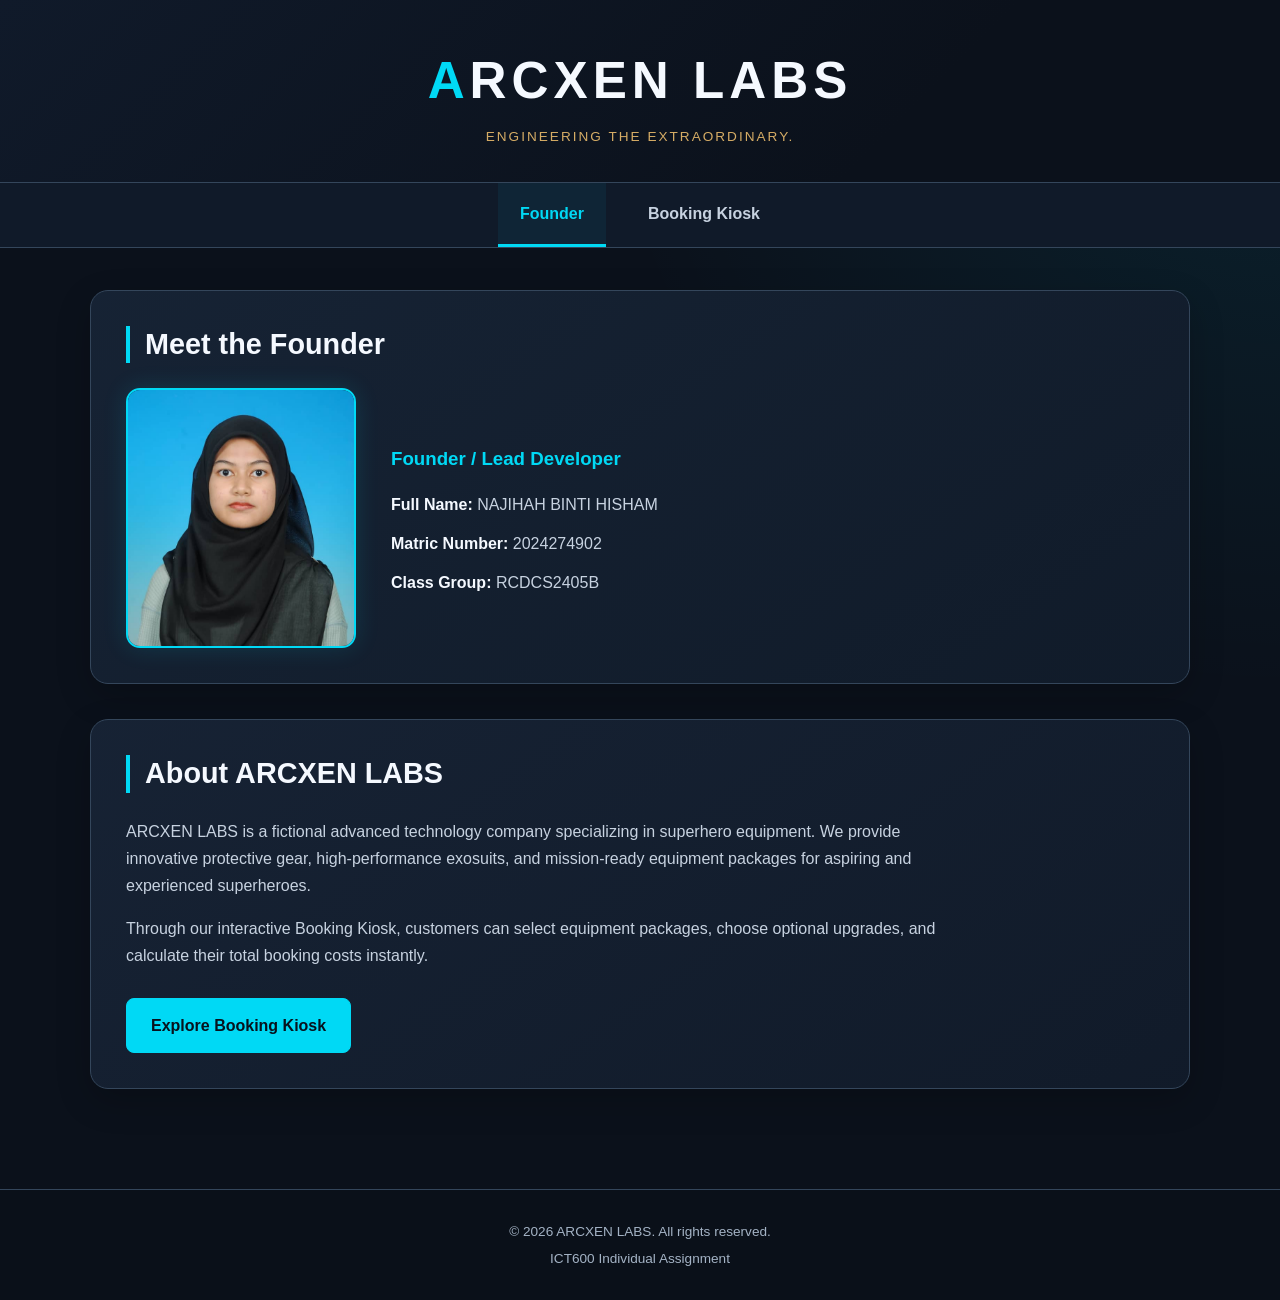
<file: index.html>
<!DOCTYPE html>
<html lang="en">

<head>
    <meta charset="UTF-8">
    <meta name="viewport" content="width=device-width, initial-scale=1.0">

    <title>ARCXEN LABS | Founder</title>

    <!-- External CSS -->
    <link rel="stylesheet" href="css/style.css">
</head>

<body>

    <!-- Header -->
    <header class="site-header">
        <div class="container">
            <h1>ARCXEN LABS</h1>
            <p>Engineering the Extraordinary.</p>
        </div>
    </header>

    <!-- Navigation -->
    <nav class="main-nav" aria-label="Main navigation">
        <div class="container">
            <a href="index.html" class="active" aria-current="page">
                Founder
            </a>
            <a href="kiosk.html">Booking Kiosk</a>
        </div>
    </nav>

    <!-- Main Content -->
    <main class="container">

        <!-- Founder Profile Section -->
        <section class="founder-section">
            <h2>Meet the Founder</h2>

            <div class="founder-profile">

                <img src="images/GAMBAR PASPORT.jpg" 
                alt="Portrait of the ARCXEN LABS founder" 
                class="founder-image">

                <div class="founder-details">
                    <h3>Founder / Lead Developer</h3>

                    <p><strong>Full Name:</strong>
                        NAJIHAH BINTI HISHAM
                    </p>

                    <p><strong>Matric Number:</strong>
                        2024274902
                    </p>

                    <p><strong>Class Group:</strong>
                        RCDCS2405B
                    </p>
                </div>

            </div>
        </section>

        <!-- Business Introduction -->
        <section class="about-section">
            <h2>About ARCXEN LABS</h2>

            <p>
                ARCXEN LABS is a fictional advanced technology
                company specializing in superhero equipment.
                We provide innovative protective gear,
                high-performance exosuits, and mission-ready
                equipment packages for aspiring and
                experienced superheroes.
            </p>

            <p>
                Through our interactive Booking Kiosk,
                customers can select equipment packages,
                choose optional upgrades, and calculate
                their total booking costs instantly.
            </p>

            <a href="kiosk.html" class="btn-primary">
                Explore Booking Kiosk
            </a>
        </section>

    </main>

    <!-- Footer -->
    <footer class="site-footer">
        <div class="container">
            <p>&copy; 2026 ARCXEN LABS. All rights reserved.</p>
            <p>ICT600 Individual Assignment</p>
        </div>
    </footer>

    <!-- External JavaScript -->
    <script src="js/script.js"></script>

</body>

</html>
</file>
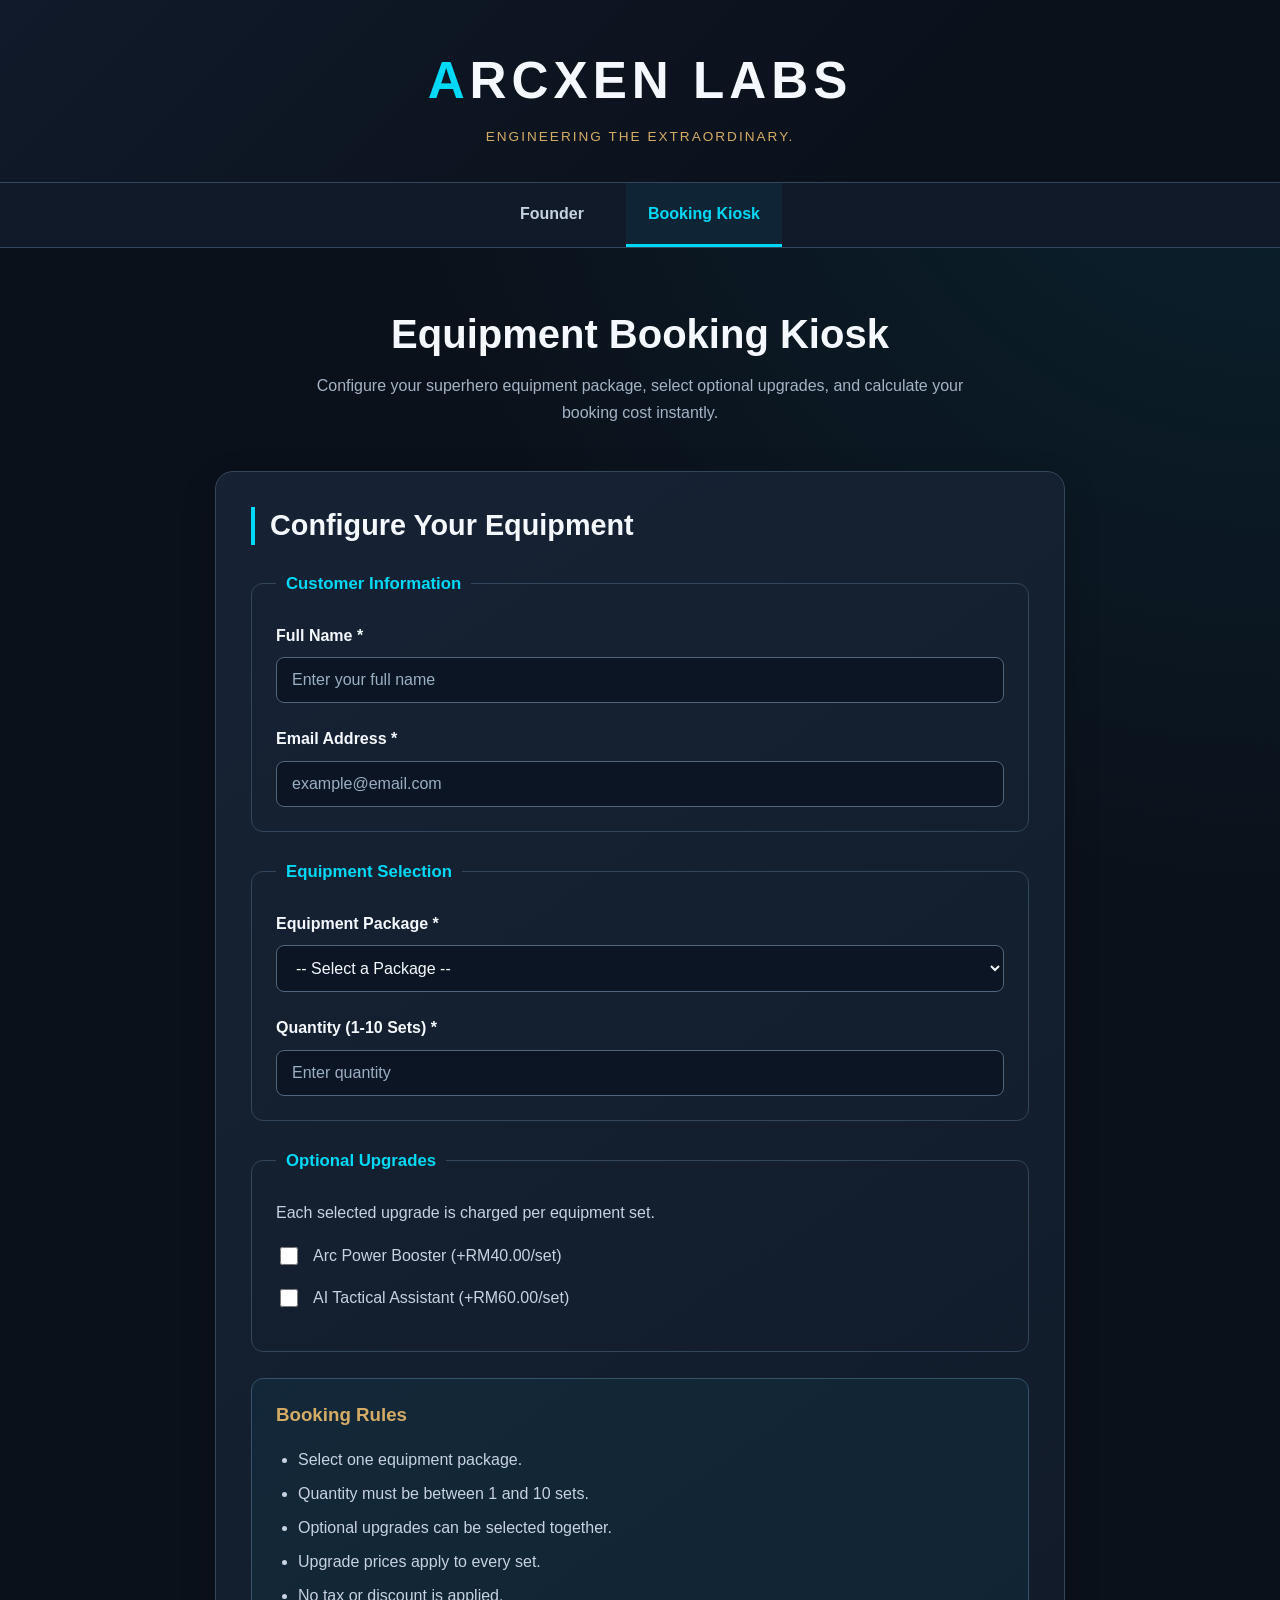
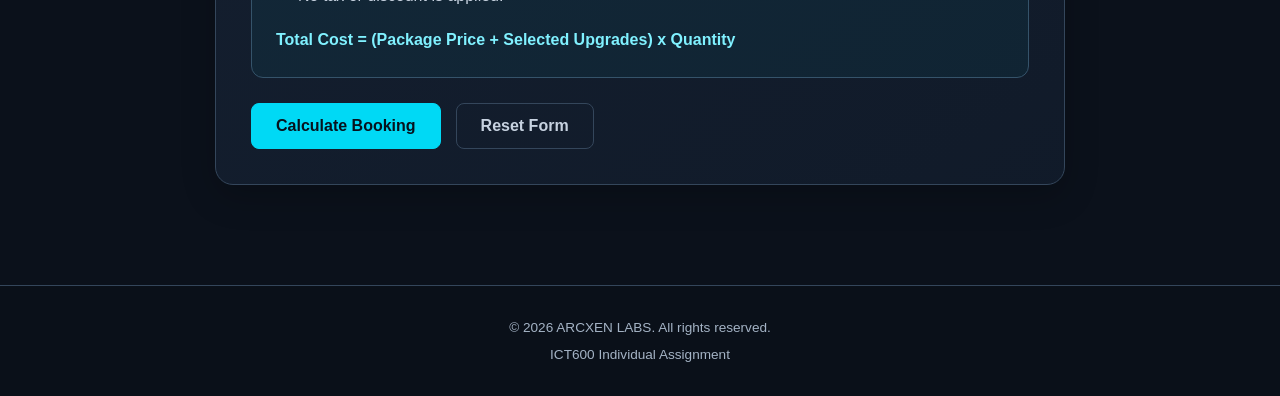
<file: kiosk.html>
<!DOCTYPE html>
<html lang="en">

<head>
    <meta charset="UTF-8">
    <meta name="viewport" content="width=device-width, initial-scale=1.0">

    <title>ARCXEN LABS | Booking Kiosk</title>

    <!-- External CSS -->
    <link rel="stylesheet" href="css/style.css">
</head>

<body>

    <!-- Header -->
    <header class="site-header">
        <div class="container">
            <h1>ARCXEN LABS</h1>
            <p>Engineering the Extraordinary.</p>
        </div>
    </header>

    <!-- Navigation -->
    <nav class="main-nav" aria-label="Main navigation">
        <div class="container">
            <a href="index.html">Founder</a>
            <a href="kiosk.html" class="active" aria-current="page">
                Booking Kiosk
            </a>
        </div>
    </nav>

    <!-- Main Content -->
    <main class="container">

        <!-- Kiosk Introduction -->
        <section class="kiosk-intro">
            <h2>Equipment Booking Kiosk</h2>

            <p>
                Configure your superhero equipment package,
                select optional upgrades, and calculate
                your booking cost instantly.
            </p>
        </section>

        <!-- Booking Form -->
        <section class="booking-section">
            <h2>Configure Your Equipment</h2>

            <form id="bookingForm" novalidate>

                <!-- Customer Information -->
                <fieldset>
                    <legend>Customer Information</legend>

                    <div class="form-group">
                        <label for="customerName">
                            Full Name *
                        </label>

                        <input type="text" id="customerName" name="customerName" placeholder="Enter your full name"
                            required>
                    </div>

                    <div class="form-group">
                        <label for="customerEmail">
                            Email Address *
                        </label>

                        <input type="email" id="customerEmail" name="customerEmail" placeholder="example@email.com"
                            required>
                    </div>
                </fieldset>

                <!-- Equipment Selection -->
                <fieldset>
                    <legend>Equipment Selection</legend>

                    <div class="form-group">
                        <label for="package">
                            Equipment Package *
                        </label>

                        <select id="package" name="package" required>
                            <option value="">
                                -- Select a Package --
                            </option>

                            <option value="120">
                                AX-01 Initiate - RM120.00
                            </option>

                            <option value="250">
                                AX-02 Sentinel - RM250.00
                            </option>

                            <option value="450">
                                AX-03 Vanguard - RM450.00
                            </option>
                        </select>
                    </div>

                    <div class="form-group">
                        <label for="quantity">
                            Quantity (1-10 Sets) *
                        </label>

                        <input type="number" id="quantity" name="quantity" min="1" max="10" step="1"
                            placeholder="Enter quantity" required>
                    </div>
                </fieldset>

                <!-- Optional Extras -->
                <fieldset>
                    <legend>Optional Upgrades</legend>

                    <p>
                        Each selected upgrade is charged
                        per equipment set.
                    </p>

                    <div class="checkbox-group">
                        <label for="arcBooster">
                            <input type="checkbox" id="arcBooster" name="extras" value="40">
                            Arc Power Booster (+RM40.00/set)
                        </label>
                    </div>

                    <div class="checkbox-group">
                        <label for="aiAssistant">
                            <input type="checkbox" id="aiAssistant" name="extras" value="60">
                            AI Tactical Assistant (+RM60.00/set)
                        </label>
                    </div>
                </fieldset>

                <!-- Booking Rules -->
                <section class="booking-rules">
                    <h3>Booking Rules</h3>

                    <ul>
                        <li>Select one equipment package.</li>
                        <li>Quantity must be between 1 and 10 sets.</li>
                        <li>Optional upgrades can be selected together.</li>
                        <li>Upgrade prices apply to every set.</li>
                        <li>No tax or discount is applied.</li>
                    </ul>

                    <p>
                        Total Cost = (Package Price + Selected
                        Upgrades) x Quantity
                    </p>
                </section>

                <!-- Action Buttons -->
                <div class="form-actions">
                    <button type="submit" id="calculateBtn">
                        Calculate Booking
                    </button>

                    <button type="reset" id="resetBtn">
                        Reset Form
                    </button>
                </div>

            </form>
        </section>

        <!-- Booking Result -->
        <section id="resultSection" class="result-section" aria-live="polite" hidden>
            <h2>Booking Summary</h2>

            <div id="bookingResult"></div>
        </section>

    </main>

    <!-- Footer -->
    <footer class="site-footer">
        <div class="container">
            <p>&copy; 2026 ARCXEN LABS. All rights reserved.</p>
            <p>ICT600 Individual Assignment</p>
        </div>
    </footer>

    <!-- External JavaScript -->
    <script src="js/script.js"></script>

</body>

</html>
</file>
<file: css/style.css>
:root {
    --bg-main: #0B111B;
    --bg-secondary: #111B2A;
    --bg-card: #172335;
    --cyan: #00D9F5;
    --cyan-light: #80F1FF;
    --silver: #C7D2E0;
    --gold: #D5AC65;
    --white: #F5F9FF;
    --muted: #A4B3C5;
    --border: #34465B;
    --danger: #FF808A;
}

* {
    box-sizing: border-box;
}

html {
    scroll-behavior: smooth;
}

body {
    margin: 0;
    background:
        radial-gradient(circle at top right,
            rgba(0, 217, 245, 0.09),
            transparent 38%),
        var(--bg-main);
    color: var(--silver);
    font-family: Arial, Helvetica, sans-serif;
    line-height: 1.7;
    min-height: 100vh;
}

/* =========================================
   SHARED LAYOUT
========================================= */

.container {
    width: min(1100px, 92%);
    margin: 0 auto;
}

main.container {
    padding-top: 42px;
    padding-bottom: 65px;
    min-height: 65vh;
}

section {
    margin-bottom: 35px;
}

h1,
h2,
h3 {
    color: var(--white);
    line-height: 1.3;
}

h2 {
    font-size: 1.8rem;
    margin-top: 0;
}

p {
    margin-top: 0;
}

a {
    color: var(--cyan);
    text-decoration: none;
}

a:hover {
    color: var(--cyan-light);
}

/* =========================================
   HEADER
========================================= */

.site-header {
    text-align: center;
    padding: 48px 20px 34px;
    background: linear-gradient(135deg,
            #101A2A,
            #0B111B 70%);
    border-bottom: 1px solid var(--border);
}

.site-header h1 {
    margin: 0;
    color: var(--white);
    font-size: clamp(2rem, 5vw, 3.2rem);
    letter-spacing: 5px;
    font-weight: 800;
}

.site-header h1::first-letter {
    color: var(--cyan);
}

.site-header p {
    margin: 10px 0 0;
    color: var(--gold);
    letter-spacing: 2px;
    font-size: 0.85rem;
    text-transform: uppercase;
}

/* =========================================
   NAVIGATION
========================================= */

.main-nav {
    background: #101A29;
    border-bottom: 1px solid var(--border);
}

.main-nav .container {
    display: flex;
    justify-content: center;
    align-items: center;
    gap: 20px;
}

.main-nav a {
    display: inline-block;
    padding: 17px 22px;
    color: var(--silver);
    font-weight: bold;
    border-bottom: 3px solid transparent;
    transition: 0.25s ease;
}

.main-nav a:hover,
.main-nav a.active {
    color: var(--cyan);
    border-bottom-color: var(--cyan);
    background: rgba(0, 217, 245, 0.06);
}

/* =========================================
   FOUNDER PAGE
========================================= */

.founder-section,
.about-section,
.booking-section,
.result-section {
    background: linear-gradient(145deg,
            rgba(23, 35, 53, 0.96),
            rgba(17, 27, 42, 0.96));
    border: 1px solid var(--border);
    border-radius: 18px;
    padding: 35px;
    box-shadow: 0 12px 35px rgba(0, 0, 0, 0.2);
}

.founder-section h2,
.about-section h2,
.booking-section h2,
.result-section h2 {
    border-left: 4px solid var(--cyan);
    padding-left: 15px;
    margin-bottom: 25px;
}

.founder-profile {
    display: flex;
    align-items: center;
    gap: 35px;
}

.founder-image {
    width: 230px;
    height: 260px;
    object-fit: cover;
    border-radius: 14px;
    border: 2px solid var(--cyan);
    box-shadow: 0 0 25px rgba(0, 217, 245, 0.14);
    flex-shrink: 0;
}

.founder-details {
    flex: 1;
    min-width: 0;
}

.founder-details h3 {
    color: var(--cyan);
    margin-bottom: 20px;
}

.founder-details p {
    margin-bottom: 12px;
    overflow-wrap: anywhere;
}

.founder-details strong {
    color: var(--white);
}

.about-section p {
    color: var(--silver);
    max-width: 850px;
}

/* =========================================
   BUTTONS
========================================= */

.btn-primary,
.form-actions button {
    display: inline-block;
    background: var(--cyan);
    color: #07121D;
    padding: 13px 24px;
    border: 1px solid var(--cyan);
    border-radius: 8px;
    font-size: 1rem;
    font-weight: bold;
    font-family: inherit;
    cursor: pointer;
    transition: 0.25s ease;
}

.btn-primary:hover,
.form-actions button:hover {
    background: var(--cyan-light);
    border-color: var(--cyan-light);
    color: #07121D;
    transform: translateY(-2px);
}

.btn-primary {
    margin-top: 12px;
}

.form-actions #resetBtn {
    background: transparent;
    color: var(--silver);
    border-color: var(--border);
}

.form-actions #resetBtn:hover {
    background: #26354A;
    border-color: var(--silver);
    color: var(--white);
}

/* =========================================
   BOOKING KIOSK
========================================= */

.kiosk-intro {
    text-align: center;
    padding: 18px 10px 10px;
}

.kiosk-intro h2 {
    font-size: clamp(1.8rem, 4vw, 2.5rem);
    margin-bottom: 12px;
}

.kiosk-intro p {
    color: var(--muted);
    max-width: 700px;
    margin: 0 auto;
}

.booking-section {
    max-width: 850px;
    margin-left: auto;
    margin-right: auto;
}

fieldset {
    border: 1px solid var(--border);
    border-radius: 12px;
    padding: 24px;
    margin: 0 0 26px;
    min-width: 0;
}

legend {
    color: var(--cyan);
    font-size: 1.05rem;
    font-weight: bold;
    padding: 0 10px;
}

.form-group {
    margin-bottom: 22px;
}

.form-group:last-child {
    margin-bottom: 0;
}

.form-group label {
    display: block;
    color: var(--white);
    font-weight: bold;
    margin-bottom: 8px;
}

.form-group input,
.form-group select {
    display: block;
    width: 100%;
    padding: 13px 15px;
    background: #0B1523;
    border: 1px solid #52657C;
    border-radius: 8px;
    color: var(--white);
    font-family: inherit;
    font-size: 1rem;
    transition: 0.2s ease;
}

.form-group input::placeholder {
    color: #9AAFC4;
}

.form-group input:focus,
.form-group select:focus {
    outline: 2px solid var(--cyan);
    outline-offset: 2px;
    border-color: var(--cyan);
}

.form-group select option {
    background: var(--bg-secondary);
    color: var(--white);
}

.checkbox-group {
    margin: 15px 0;
}

.checkbox-group label {
    display: flex;
    align-items: center;
    gap: 12px;
    cursor: pointer;
    color: var(--silver);
}

.checkbox-group input {
    width: 18px;
    height: 18px;
    accent-color: var(--cyan);
    flex-shrink: 0;
}

.booking-rules {
    background: rgba(0, 217, 245, 0.045);
    border: 1px solid #35536A;
    border-radius: 12px;
    padding: 24px;
    margin-bottom: 25px;
}

.booking-rules h3 {
    color: var(--gold);
    margin-top: 0;
}

.booking-rules ul {
    padding-left: 22px;
}

.booking-rules li {
    margin-bottom: 7px;
}

.booking-rules p {
    color: var(--cyan-light);
    font-weight: bold;
    margin-bottom: 0;
}

.form-actions {
    display: flex;
    flex-wrap: wrap;
    gap: 15px;
}

/* =========================================
   BOOKING RESULT
========================================= */

.result-section {
    max-width: 850px;
    margin-left: auto;
    margin-right: auto;
    border-color: var(--cyan);
}

.result-section[hidden] {
    display: none;
}

#bookingResult {
    overflow-wrap: anywhere;
}

#bookingResult p {
    margin-bottom: 10px;
}

#bookingResult strong {
    color: var(--white);
}

/* =========================================
   FOOTER
========================================= */

.site-footer {
    background: #0A1019;
    border-top: 1px solid var(--border);
    text-align: center;
    padding: 26px 15px;
}

.site-footer p {
    margin: 4px 0;
    color: var(--muted);
    font-size: 0.85rem;
}

/* =========================================
   ACCESSIBILITY
========================================= */

a:focus-visible,
button:focus-visible,
input:focus-visible,
select:focus-visible {
    outline: 2px solid var(--cyan);
    outline-offset: 3px;
}

/* =========================================
   RESPONSIVE DESIGN
========================================= */

@media (max-width: 768px) {
    .site-header {
        padding: 35px 15px 26px;
    }

    .site-header h1 {
        letter-spacing: 3px;
    }

    main.container {
        padding-top: 25px;
        padding-bottom: 40px;
    }

    .founder-section,
    .about-section,
    .booking-section,
    .result-section {
        padding: 24px;
    }

    .founder-profile {
        flex-direction: column;
        align-items: flex-start;
        gap: 22px;
    }

    .founder-image {
        width: 200px;
        height: 230px;
    }

    h2 {
        font-size: 1.5rem;
    }
}

@media (max-width: 480px) {
    .main-nav .container {
        gap: 0;
    }

    .main-nav a {
        flex: 1;
        text-align: center;
        padding: 14px 8px;
        font-size: 0.9rem;
    }

    .founder-section,
    .about-section,
    .booking-section,
    .result-section {
        padding: 18px;
        border-radius: 12px;
    }

    fieldset {
        padding: 15px;
    }

    .founder-image {
        width: 100%;
        max-width: 240px;
        height: auto;
        aspect-ratio: 1 / 1.1;
    }

    .form-actions {
        flex-direction: column;
    }

    .form-actions button {
        width: 100%;
    }

    .site-header p {
        letter-spacing: 1px;
    }
}

@media (prefers-reduced-motion: reduce) {
    html {
        scroll-behavior: auto;
    }

    *,
    *::before,
    *::after {
        transition-duration: 0.01ms !important;
        animation-duration: 0.01ms !important;
    }
}
</file>
